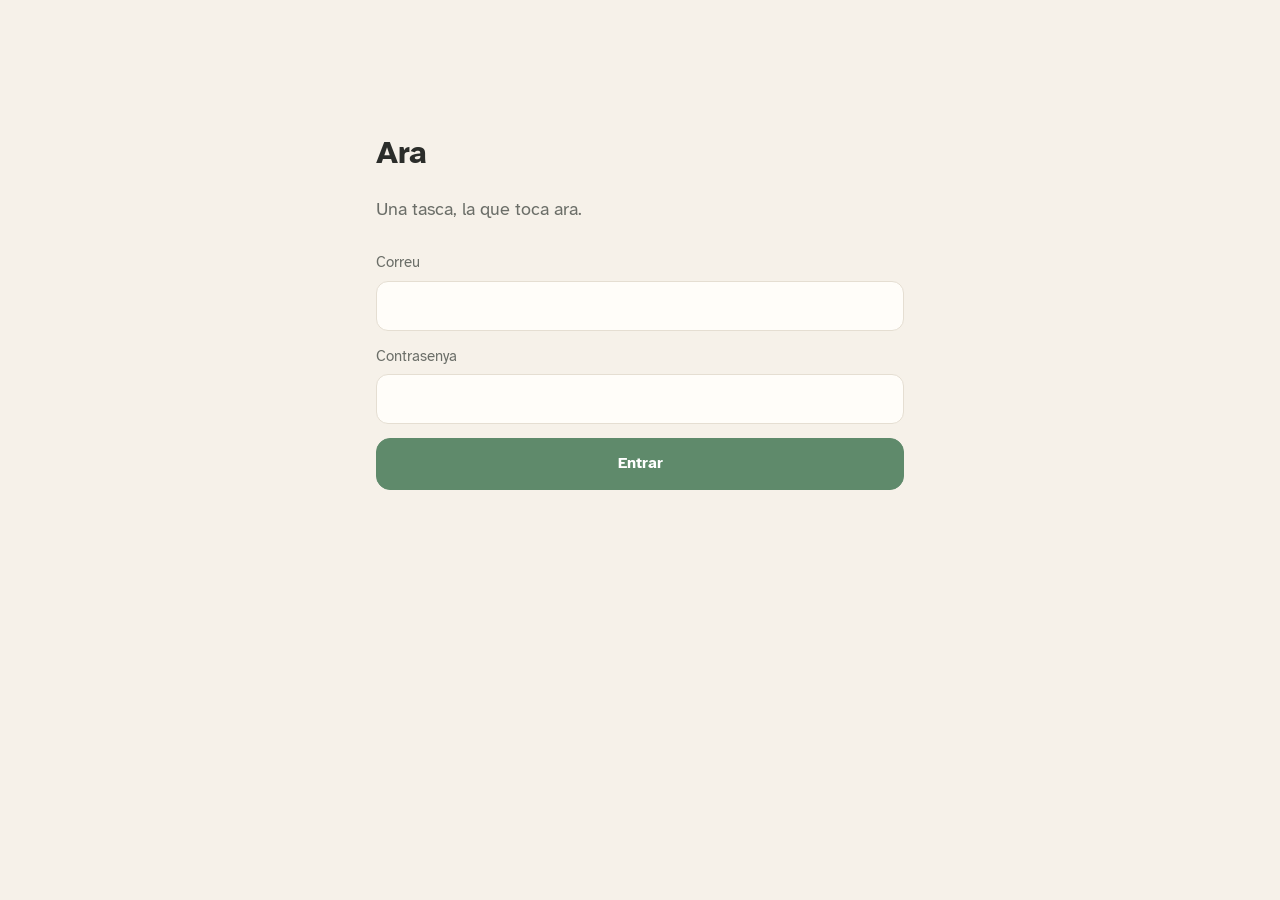
<file: web/index.html>
<!doctype html>
<html lang="ca">
<head>
  <meta charset="utf-8">
  <meta name="viewport" content="width=device-width, initial-scale=1, viewport-fit=cover">
  <title>Ara</title>
  <meta name="description" content="Una tasca, la que toca ara.">
  <meta name="theme-color" content="#f6f1e9" media="(prefers-color-scheme: light)">
  <meta name="theme-color" content="#1d1f1c" media="(prefers-color-scheme: dark)">
  <link rel="icon" href="icon.svg" type="image/svg+xml">
  <link rel="preconnect" href="https://fonts.googleapis.com">
  <link rel="preconnect" href="https://fonts.gstatic.com" crossorigin>
  <link href="https://fonts.googleapis.com/css2?family=Atkinson+Hyperlegible:wght@400;700&display=swap" rel="stylesheet">
  <link rel="stylesheet" href="style.css">
</head>
<body>
  <main id="app" aria-live="polite">
    <!-- Inici de sessió -->
    <section id="login" class="view" hidden>
      <h1 class="brand">Ara</h1>
      <p class="muted">Una tasca, la que toca ara.</p>
      <form id="login-form" class="stack">
        <label>Correu<input type="email" name="email" autocomplete="username" required></label>
        <label>Contrasenya<input type="password" name="password" autocomplete="current-password" required></label>
        <button class="btn primary" type="submit">Entrar</button>
        <p id="login-error" class="note" role="alert"></p>
      </form>
    </section>

    <!-- Configuració pendent -->
    <section id="setup" class="view" hidden>
      <h1 class="brand">Ara</h1>
      <p>Falta connectar Supabase. Omple <code>config.js</code> amb l'URL i la anon key.</p>
    </section>

    <!-- Pantalla principal -->
    <section id="home" class="view" hidden>
      <header class="top">
        <span class="brand small">Ara</span>
        <span class="row">
          <button id="open-schedule" class="chip" type="button">Horari</button>
          <button id="energy-toggle" class="chip" type="button" aria-pressed="false">Poca energia</button>
        </span>
      </header>

      <div id="busy-line" class="busy-line" hidden></div>

      <!-- Mode rutina / marge: substitueix la tasca mentre dura -->
      <article id="focus" class="focus" hidden aria-live="polite"></article>

      <article id="now" class="card now" tabindex="-1">
        <!-- omplert per app.js -->
      </article>

      <div id="split" class="card split" hidden>
        <label for="split-input">Passos més petits, un per línia</label>
        <textarea id="split-input" rows="4" placeholder="Obrir el document&#10;Escriure el títol"></textarea>
        <div class="row">
          <button id="split-save" class="btn primary" type="button">Guardar passos</button>
          <button id="split-cancel" class="btn ghost" type="button">Cancel·lar</button>
        </div>
      </div>

      <details id="later" class="later">
        <summary>Després</summary>
        <ol id="later-list" class="list"></ol>
        <button id="show-all" class="btn ghost small" type="button">Veure-ho tot</button>
        <ul id="all-list" class="list" hidden></ul>
      </details>

      <div id="push-offer" class="card push-offer" hidden>
        <p id="push-text"></p>
        <div class="row">
          <button id="push-yes" class="btn primary small" type="button">Activar</button>
          <button id="push-no" class="btn ghost small" type="button">Ara no</button>
        </div>
      </div>

      <form id="capture" class="capture" autocomplete="off">
        <label class="sr-only" for="capture-input">Apunta una cosa</label>
        <input id="capture-input" type="text" placeholder="Apunta una cosa i prem Enter" enterkeyhint="done" maxlength="300">
      </form>
    </section>

    <!-- Horari -->
    <section id="schedule" class="view" hidden>
      <header class="top">
        <button id="close-schedule" class="chip" type="button">&larr; Tornar</button>
        <span class="brand small">Horari</span>
      </header>

      <div class="segmented" role="tablist" aria-label="Vista">
        <button role="tab" data-view="day" aria-selected="true">Dia</button>
        <button role="tab" data-view="week" aria-selected="false">Setmana</button>
        <button role="tab" data-view="month" aria-selected="false">Mes</button>
      </div>

      <div class="period-nav">
        <button id="prev-period" class="chip icon" type="button" aria-label="Anterior">&lsaquo;</button>
        <button id="period-title" class="period-title" type="button" title="Tornar a avui"></button>
        <button id="next-period" class="chip icon" type="button" aria-label="Següent">&rsaquo;</button>
      </div>

      <!-- Capes del calendari: toca per mostrar o amagar -->
      <div id="layers" class="layers" role="group" aria-label="Què es veu al calendari">
        <button class="chip layer" type="button" data-layer="routines"><span class="swatch routine"></span>Rutines</button>
        <button class="chip layer" type="button" data-layer="tasks"><span class="swatch task"></span>Tasques</button>
        <button class="chip layer" type="button" data-layer="holidays"><span class="swatch holiday"></span>Festius</button>
        <button class="chip layer" type="button" data-layer="f1"><span class="swatch f1"></span>F1</button>
        <button class="chip layer" type="button" data-layer="motogp"><span class="swatch motogp"></span>MotoGP</button>
      </div>

      <div id="view-day"><ol id="timeline" class="timeline"></ol></div>
      <div id="view-week" hidden><div id="week-grid" class="week-grid"></div></div>
      <div id="view-month" hidden><div id="month-grid" class="month-grid"></div></div>


      <details id="week" class="later">
        <summary>Rutines</summary>
        <p class="muted small-text">Coses fixes de cada setmana. Durant les ocupades i el seu marge (preparar-se i desplaçar-se), els avisos esperen.</p>
        <ul id="block-list" class="blocks"></ul>

        <form id="block-form" class="card stack-tight">
          <label>Nom<input name="label" type="text" maxlength="60" placeholder="Classe d'anglès" required></label>
          <fieldset class="days">
            <legend>Dies</legend>
            <div id="day-picker" class="row"></div>
          </fieldset>
          <div class="row times">
            <label>De<input name="start" type="time" value="18:00" required></label>
            <label>A<input name="end" type="time" value="19:00" required></label>
          </div>
          <label>Marge abans i després (min)<input name="buffer" type="number" min="0" max="180" step="5" value="30" inputmode="numeric"></label>
          <label class="check"><input name="busy" type="checkbox" checked> Ocupat (els avisos esperen)</label>
          <label class="check"><input name="flexible" type="checkbox"> Flexible (una tasca important la pot substituir)</label>
          <button class="btn primary" type="submit">Afegir rutina</button>
        </form>
      </details>
    </section>
  </main>

  <div id="toast" class="toast" role="status" hidden></div>

  <script src="vendor/supabase-2.110.0.min.js"></script>
  <script src="config.js"></script>
  <script src="logic.js"></script>
  <script src="app.js"></script>
</body>
</html>
</file>
<file: web/style.css>
/* Calma: un sol accent, molt d'espai, res que parpellegi. */
:root {
  --bg: #f6f1e9;
  --surface: #fffdf9;
  --text: #2b2d2a;
  --muted: #6b6e68;
  --line: #e5ded2;
  --accent: #5f8a6b;
  --accent-text: #ffffff;
  --accent-soft: #e4ede5;
  --radius: 18px;
  --font: 'Atkinson Hyperlegible', system-ui, -apple-system, 'Segoe UI', sans-serif;
  color-scheme: light;
}
@media (prefers-color-scheme: dark) {
  :root:not([data-theme="light"]) {
    --bg: #1d1f1c;
    --surface: #262925;
    --text: #e8e6e1;
    --muted: #a3a69f;
    --line: #363a35;
    --accent: #8db598;
    --accent-text: #15201a;
    --accent-soft: #2d3a31;
    color-scheme: dark;
  }
}
:root[data-theme="dark"] {
  --bg: #1d1f1c; --surface: #262925; --text: #e8e6e1; --muted: #a3a69f;
  --line: #363a35; --accent: #8db598; --accent-text: #15201a; --accent-soft: #2d3a31;
  color-scheme: dark;
}

* { box-sizing: border-box; }
html, body { margin: 0; }
body {
  background: var(--bg);
  color: var(--text);
  font-family: var(--font);
  font-size: 18px;
  line-height: 1.55;
  -webkit-font-smoothing: antialiased;
}
main {
  max-width: 560px;
  margin: 0 auto;
  padding: max(20px, env(safe-area-inset-top)) 16px calc(110px + env(safe-area-inset-bottom));
  min-height: 100dvh;
}
[hidden] { display: none !important; }
.sr-only { position: absolute; width: 1px; height: 1px; overflow: hidden; clip: rect(0 0 0 0); }

.brand { font-weight: 700; letter-spacing: -0.01em; font-size: 2rem; margin: 12vh 0 4px; }
.brand.small { font-size: 1.1rem; margin: 0; color: var(--muted); }
.muted { color: var(--muted); }
code { font-size: .9em; }

.top { display: flex; justify-content: space-between; align-items: center; margin-bottom: 20px; }

.card {
  background: var(--surface);
  border: 1px solid var(--line);
  border-radius: var(--radius);
  padding: 28px 24px;
}
.now { min-height: 44vh; display: flex; flex-direction: column; outline: none; }
.eyebrow { margin: 0 0 8px; color: var(--muted); font-size: .85rem; letter-spacing: .06em; text-transform: uppercase; }
.title { font-size: 1.7rem; line-height: 1.25; margin: 0 0 16px; overflow-wrap: anywhere; }
.first-step {
  margin: 0 0 14px; padding: 12px 14px; border-radius: 12px;
  background: var(--accent-soft);
}
.first-step .label { display: block; font-size: .8rem; color: var(--muted); }
.meta { margin: 0 0 6px; color: var(--muted); font-size: .95rem; }
.notes { margin-top: 8px; color: var(--muted); font-size: .95rem; }
.notes summary { cursor: pointer; }

.actions { margin-top: auto; padding-top: 24px; display: grid; grid-template-columns: 1fr 1fr; gap: 10px; }
.actions .big { grid-column: 1 / -1; }

.btn {
  font: inherit; font-size: 1rem;
  border-radius: 14px; border: 1px solid var(--line);
  background: transparent; color: var(--text);
  min-height: 52px; padding: 12px 16px; cursor: pointer;
  transition: background-color .15s ease;
}
.btn:hover { background: var(--accent-soft); }
.btn.primary { background: var(--accent); border-color: var(--accent); color: var(--accent-text); font-weight: 700; }
.btn.primary:hover { filter: brightness(1.05); }
.btn.big { min-height: 60px; font-size: 1.15rem; }
.btn.ghost { border-color: transparent; color: var(--muted); }
.btn.small { min-height: 40px; font-size: .9rem; padding: 6px 10px; }
.btn:focus-visible, .chip:focus-visible, input:focus-visible, textarea:focus-visible, summary:focus-visible, .link:focus-visible {
  outline: 3px solid var(--accent); outline-offset: 2px;
}

.chip {
  font: inherit; font-size: .9rem; color: var(--muted);
  border: 1px solid var(--line); background: transparent;
  border-radius: 999px; padding: 6px 14px; min-height: 36px; cursor: pointer;
}
.chip[aria-pressed="true"] { background: var(--accent-soft); color: var(--text); border-color: var(--accent); }

.split { margin-top: 12px; display: grid; gap: 10px; }
.split label { font-size: .95rem; color: var(--muted); }
.push-offer { margin-top: 16px; display: grid; gap: 10px; padding: 16px 18px; }
.push-offer p { margin: 0; font-size: .95rem; color: var(--muted); }
.row { display: flex; gap: 8px; flex-wrap: wrap; }

textarea, input[type="text"], input[type="email"], input[type="password"] {
  font: inherit; color: var(--text); background: var(--surface);
  border: 1px solid var(--line); border-radius: 12px; padding: 12px 14px; width: 100%;
}
.stack { display: grid; gap: 14px; margin-top: 28px; }
.stack label { display: grid; gap: 6px; font-size: .95rem; color: var(--muted); }
.note { color: var(--muted); min-height: 1.5em; margin: 0; }

.later { margin-top: 20px; color: var(--muted); }
.later summary { cursor: pointer; padding: 8px 0; list-style-position: inside; }
.list { margin: 4px 0 8px; padding-left: 1.4em; }
.list li { padding: 6px 0; color: var(--text); }
.list li .tag { margin-left: 8px; font-size: .8rem; color: var(--muted); }
.link {
  font: inherit; font-size: .9rem; background: none; border: none; padding: 4px 6px;
  color: var(--accent); cursor: pointer; text-decoration: underline; text-underline-offset: 3px;
}
.list .link { margin-left: 8px; }

.capture {
  position: fixed; left: 0; right: 0; bottom: 0;
  padding: 12px 16px calc(12px + env(safe-area-inset-bottom));
  background: linear-gradient(to top, var(--bg) 70%, transparent);
}
.capture input { max-width: 528px; display: block; margin: 0 auto; min-height: 52px; }

.toast {
  position: fixed; left: 50%; transform: translateX(-50%);
  bottom: calc(86px + env(safe-area-inset-bottom));
  background: var(--text); color: var(--bg);
  padding: 10px 16px; border-radius: 12px; font-size: .95rem;
  display: flex; gap: 12px; align-items: center; max-width: calc(100% - 32px);
}
.toast .link { color: var(--bg); }

/* ---------- Horari ---------- */
:root { --routine: #e9e3d6; --routine-edge: #b9ad94; }
@media (prefers-color-scheme: dark) {
  :root:not([data-theme="light"]) { --routine: #302f2a; --routine-edge: #7d7562; }
}
:root[data-theme="dark"] { --routine: #302f2a; --routine-edge: #7d7562; }

.busy-line {
  margin: -8px 0 12px; padding: 12px 14px; border-radius: 12px;
  background: var(--routine); border-left: 4px solid var(--routine-edge); font-size: .95rem;
}
.busy-line.buffer { background: transparent; border: 1px dashed var(--routine-edge); border-left-width: 4px; border-left-style: solid; }
.busy-line .line1 { display: flex; justify-content: space-between; gap: 8px; }
.busy-line .pct { font-variant-numeric: tabular-nums; color: var(--muted); white-space: nowrap; }

/* Barra de temps restant: es buida a mesura que passa el temps */
.bar { height: 6px; border-radius: 999px; background: var(--line); overflow: hidden; margin-top: 8px; }
.bar > span { display: block; height: 100%; border-radius: inherit; background: var(--routine-edge); transition: width .6s ease; }
.task-item .bar > span { background: var(--accent); }

.segmented {
  display: grid; grid-template-columns: repeat(3, 1fr); gap: 4px;
  padding: 4px; border-radius: 14px; background: var(--surface); border: 1px solid var(--line);
}
.segmented button {
  font: inherit; font-size: .95rem; border: 0; border-radius: 10px; min-height: 40px;
  background: transparent; color: var(--muted); cursor: pointer;
}
.segmented button[aria-selected="true"] { background: var(--accent-soft); color: var(--text); font-weight: 700; }
.segmented button:focus-visible { outline: 3px solid var(--accent); outline-offset: 1px; }

.period-nav { display: flex; align-items: center; justify-content: space-between; margin: 14px 0 10px; }
.period-title {
  font: inherit; font-weight: 700; font-size: 1.15rem; background: none; border: 0; color: var(--text);
  cursor: pointer; padding: 6px 8px;
}
.chip.icon { width: 44px; height: 44px; padding: 0; font-size: 1.4rem; line-height: 1; }

/* Vista dia */
.timeline { list-style: none; margin: 0; padding: 0; display: grid; gap: 8px; }
.timeline li { padding: 10px 14px; border-radius: 12px; }
.timeline .time { display: block; font-size: .85rem; color: var(--muted); font-variant-numeric: tabular-nums; }
.timeline .what { display: block; }
.timeline .routine-item { background: var(--routine); border-left: 4px solid var(--routine-edge); }
.timeline .routine-item .what::before { content: '↻ '; color: var(--routine-edge); }
.timeline .buffer-item {
  border: 1px dashed var(--routine-edge); padding: 6px 14px; font-size: .9rem; color: var(--muted);
}
.timeline .buffer-item .time { display: inline; margin-right: 8px; }
.timeline .buffer-item .what { display: inline; }
.timeline .task-item { border: 1px solid var(--line); background: var(--surface); }
.timeline .task-item.is-now { border-color: var(--accent); }
.timeline .is-past { opacity: .45; }
.timeline .is-now .what { font-weight: 700; }
.timeline .left { display: block; font-size: .85rem; color: var(--muted); margin-top: 4px; font-variant-numeric: tabular-nums; }
.timeline .marker {
  padding: 0 4px; display: flex; align-items: center; gap: 8px;
  font-size: .85rem; color: var(--accent); font-weight: 700;
}
.timeline .marker::after { content: ''; flex: 1; height: 2px; background: var(--accent); border-radius: 2px; }
.timeline .empty { color: var(--muted); padding-left: 4px; }

/* Vista setmana */
.week-grid { display: grid; grid-template-columns: 34px repeat(7, 1fr); gap: 0 3px; font-size: .75rem; }
.week-grid .head { text-align: center; color: var(--muted); padding-bottom: 6px; line-height: 1.2; }
.week-grid .head b { display: block; font-size: .95rem; color: var(--text); }
.week-grid .head.today b { color: var(--accent); }
.week-grid .axis { position: relative; }
.week-grid .axis span { position: absolute; right: 4px; transform: translateY(-50%); color: var(--muted); font-variant-numeric: tabular-nums; }
.week-grid .col { position: relative; border-radius: 8px; background: var(--surface); border: 1px solid var(--line); }
.week-grid .col.today { border-color: var(--accent); }
.week-grid .ev {
  position: absolute; left: 2px; right: 2px; border-radius: 6px; padding: 2px 3px;
  overflow: hidden; line-height: 1.15; font-size: .68rem; white-space: nowrap; text-overflow: clip;
}
.week-grid .ev.routine { background: var(--routine); border-left: 3px solid var(--routine-edge); }
.week-grid .ev.buffer {
  padding: 0; background: repeating-linear-gradient(135deg, transparent 0 4px, var(--routine) 4px 7px);
  border-left: 3px solid var(--routine); border-radius: 4px;
}
.week-grid .ev.task { background: var(--accent-soft); border-left: 3px solid var(--accent); min-height: 16px; }
.week-grid .nowline { position: absolute; left: -2px; right: -2px; height: 2px; background: var(--accent); z-index: 2; }
.week-grid .past { opacity: .5; }

/* Vista mes */
.month-grid { display: grid; grid-template-columns: repeat(7, 1fr); gap: 4px; }
.month-grid .dow { text-align: center; font-size: .75rem; color: var(--muted); padding-bottom: 2px; }
.month-grid .day {
  font: inherit; aspect-ratio: 1 / 1.1; border-radius: 10px; border: 1px solid var(--line);
  background: var(--surface); color: var(--text); cursor: pointer; padding: 4px 2px;
  display: flex; flex-direction: column; align-items: center; gap: 3px; font-size: .9rem;
}
.month-grid .day.out { opacity: .35; }
.month-grid .day.today { border-color: var(--accent); font-weight: 700; }
.month-grid .day.past { color: var(--muted); }
/* Festius: to suau de l'accent, sense vermell */
.month-grid .day.holiday { background: var(--accent-soft); }
.month-grid .day.holiday > span:first-child { color: var(--accent); font-weight: 700; }
.week-grid .head.holiday b { color: var(--accent); }
.week-grid .head small { display: block; font-size: .55rem; color: var(--accent); }
.timeline .holiday { background: var(--accent-soft); color: var(--text); font-weight: 700; }
.month-grid .dots { display: flex; gap: 2px; flex-wrap: wrap; justify-content: center; }
.month-grid .dot { width: 6px; height: 6px; border-radius: 50%; background: var(--accent); }
.month-grid .dot.routine { background: var(--routine-edge); }

.legend { display: flex; align-items: center; gap: 6px; font-size: .85rem; color: var(--muted); margin: 14px 0 4px; }
.legend .swatch { width: 14px; height: 14px; border-radius: 4px; display: inline-block; }
.legend .swatch + .swatch, .legend .swatch.buffer { border: 1px dashed var(--routine-edge); }
.legend .swatch.task { margin-left: 10px; }
.legend .swatch.routine { background: var(--routine); border-left: 3px solid var(--routine-edge); }
.legend .swatch.buffer { border: 1px dashed var(--routine-edge); }
.legend .swatch.task { background: var(--accent-soft); border-left: 3px solid var(--accent); }

.section-title { font-size: 1.3rem; margin: 4px 0 12px; }
.small-text { font-size: .9rem; margin: 4px 0 8px; }
.blocks { list-style: none; padding: 0; margin: 0 0 16px; }
.blocks li {
  display: flex; justify-content: space-between; align-items: center; gap: 8px;
  padding: 10px 0; border-bottom: 1px solid var(--line); color: var(--text);
}
.blocks .sub { display: block; font-size: .85rem; color: var(--muted); }
.stack-tight { display: grid; gap: 12px; padding: 18px; }
.stack-tight label { display: grid; gap: 4px; font-size: .9rem; color: var(--muted); }
.days { border: 0; padding: 0; margin: 0; }
.days legend { font-size: .9rem; color: var(--muted); margin-bottom: 6px; padding: 0; }
.days .chip { min-width: 44px; padding: 6px 8px; }
.times label { flex: 1; }
.check { display: flex !important; flex-direction: row; align-items: center; gap: 8px; }
input[type="time"], input[type="number"] {
  font: inherit; color: var(--text); background: var(--surface);
  border: 1px solid var(--line); border-radius: 12px; padding: 10px 12px; width: 100%;
}

/* ---------- F1 i MotoGP: es veuen com a rutina, amb el color de cada campionat ---------- */
:root { --f1: #b5524a; --f1-soft: #f3e1dd; --motogp: #3d6f99; --motogp-soft: #dfe8f1; }
@media (prefers-color-scheme: dark) {
  :root:not([data-theme="light"]) { --f1: #d98a80; --f1-soft: #3b2826; --motogp: #8db4d6; --motogp-soft: #233140; }
}
:root[data-theme="dark"] { --f1: #d98a80; --f1-soft: #3b2826; --motogp: #8db4d6; --motogp-soft: #233140; }

.badge {
  display: inline-block; font-size: .72rem; font-weight: 700; letter-spacing: .03em;
  padding: 1px 7px; border-radius: 6px; margin-right: 8px; vertical-align: 1px;
  color: var(--bg);
}
.badge.series-f1 { background: var(--f1); }
.badge.series-motogp { background: var(--motogp); }
.legend .badge { margin: 0 0 0 10px; }
.timeline .event-item .what::before { content: none; }
.timeline .event-item.series-f1 { background: var(--f1-soft); border-left-color: var(--f1); }
.timeline .event-item.series-motogp { background: var(--motogp-soft); border-left-color: var(--motogp); }
.week-grid .ev.event { font-weight: 700; font-size: .6rem; color: var(--text); min-height: 14px; z-index: 1; }
.week-grid .ev.event.series-f1 { background: var(--f1-soft); border-left: 3px solid var(--f1); }
.week-grid .ev.event.series-motogp { background: var(--motogp-soft); border-left: 3px solid var(--motogp); }
.week-grid .ev.event.half-left { right: 50%; }
.week-grid .ev.event.half-right { left: 50%; }
.month-grid .dot.series-f1 { background: var(--f1); border-radius: 2px; }
.month-grid .dot.series-motogp { background: var(--motogp); border-radius: 2px; }
.month-grid .dot.major { width: 10px; }
.legend { flex-wrap: wrap; }

/* ---------- Mode rutina / marge: la pantalla sencera canvia ---------- */
body { transition: background-color .4s ease; }
body[data-mode="routine"] { background: var(--routine); }
body[data-mode="routine"] .card { background: var(--surface); border-color: var(--routine-edge); }
body[data-mode="buffer"] { background: color-mix(in srgb, var(--routine) 45%, var(--bg)); }
body[data-mode="routine"] #energy-toggle,
body[data-mode="buffer"] #energy-toggle { display: none; }
body[data-mode="routine"] .capture { background: linear-gradient(to top, var(--routine) 70%, transparent); }
body[data-mode="buffer"] .capture { background: linear-gradient(to top, var(--bg) 70%, transparent); }

.focus { min-height: 68vh; display: flex; flex-direction: column; justify-content: center; padding: 0 4px; }
.focus-title { font-size: 2.4rem; line-height: 1.15; margin: 0 0 6px; overflow-wrap: anywhere; }
.focus-line { margin: 0 0 18px; font-size: 1.15rem; }
.focus .bar { height: 4px; margin: 0; background: color-mix(in srgb, var(--routine-edge) 25%, transparent); }
body[data-mode="buffer"] .focus .bar > span { background: var(--accent); }
.focus-left { margin: 8px 0 0; color: var(--muted); font-size: .95rem; font-variant-numeric: tabular-nums; }
.focus-foot { margin-top: 56px; color: var(--muted); font-size: .95rem; }
.focus-next { margin: 0 0 4px; }
.focus-peek { padding-left: 0; }
.busy-line { cursor: pointer; }

/* Una petita recompensa en marcar Fet */
@keyframes settle {
  0% { transform: scale(1); }
  40% { transform: scale(.98); background: var(--accent-soft); }
  100% { transform: scale(1); opacity: .2; }
}
.done-anim { animation: settle .45s ease forwards; }

@media (prefers-reduced-motion: reduce) {
  * { animation: none !important; transition: none !important; }
}

/* Capes del calendari */
.layers { display: flex; flex-wrap: wrap; gap: 6px; margin: 4px 0 12px; }
.layers .chip { display: inline-flex; align-items: center; gap: 6px; padding: 4px 12px; min-height: 32px; font-size: .82rem; }
.layers .chip[aria-pressed="false"] { opacity: .55; }
.layers .chip[aria-pressed="false"] .swatch { filter: grayscale(1); }
.layers .swatch { width: 12px; height: 12px; border-radius: 4px; display: inline-block; }
.layers .swatch.routine { background: var(--routine); border-left: 3px solid var(--routine-edge); }
.layers .swatch.task { background: var(--accent-soft); border-left: 3px solid var(--accent); }
.layers .swatch.holiday { background: var(--accent-soft); border: 1px solid var(--accent); }
.layers .swatch.f1 { background: var(--f1); }
.layers .swatch.motogp { background: var(--motogp); }
</file>
